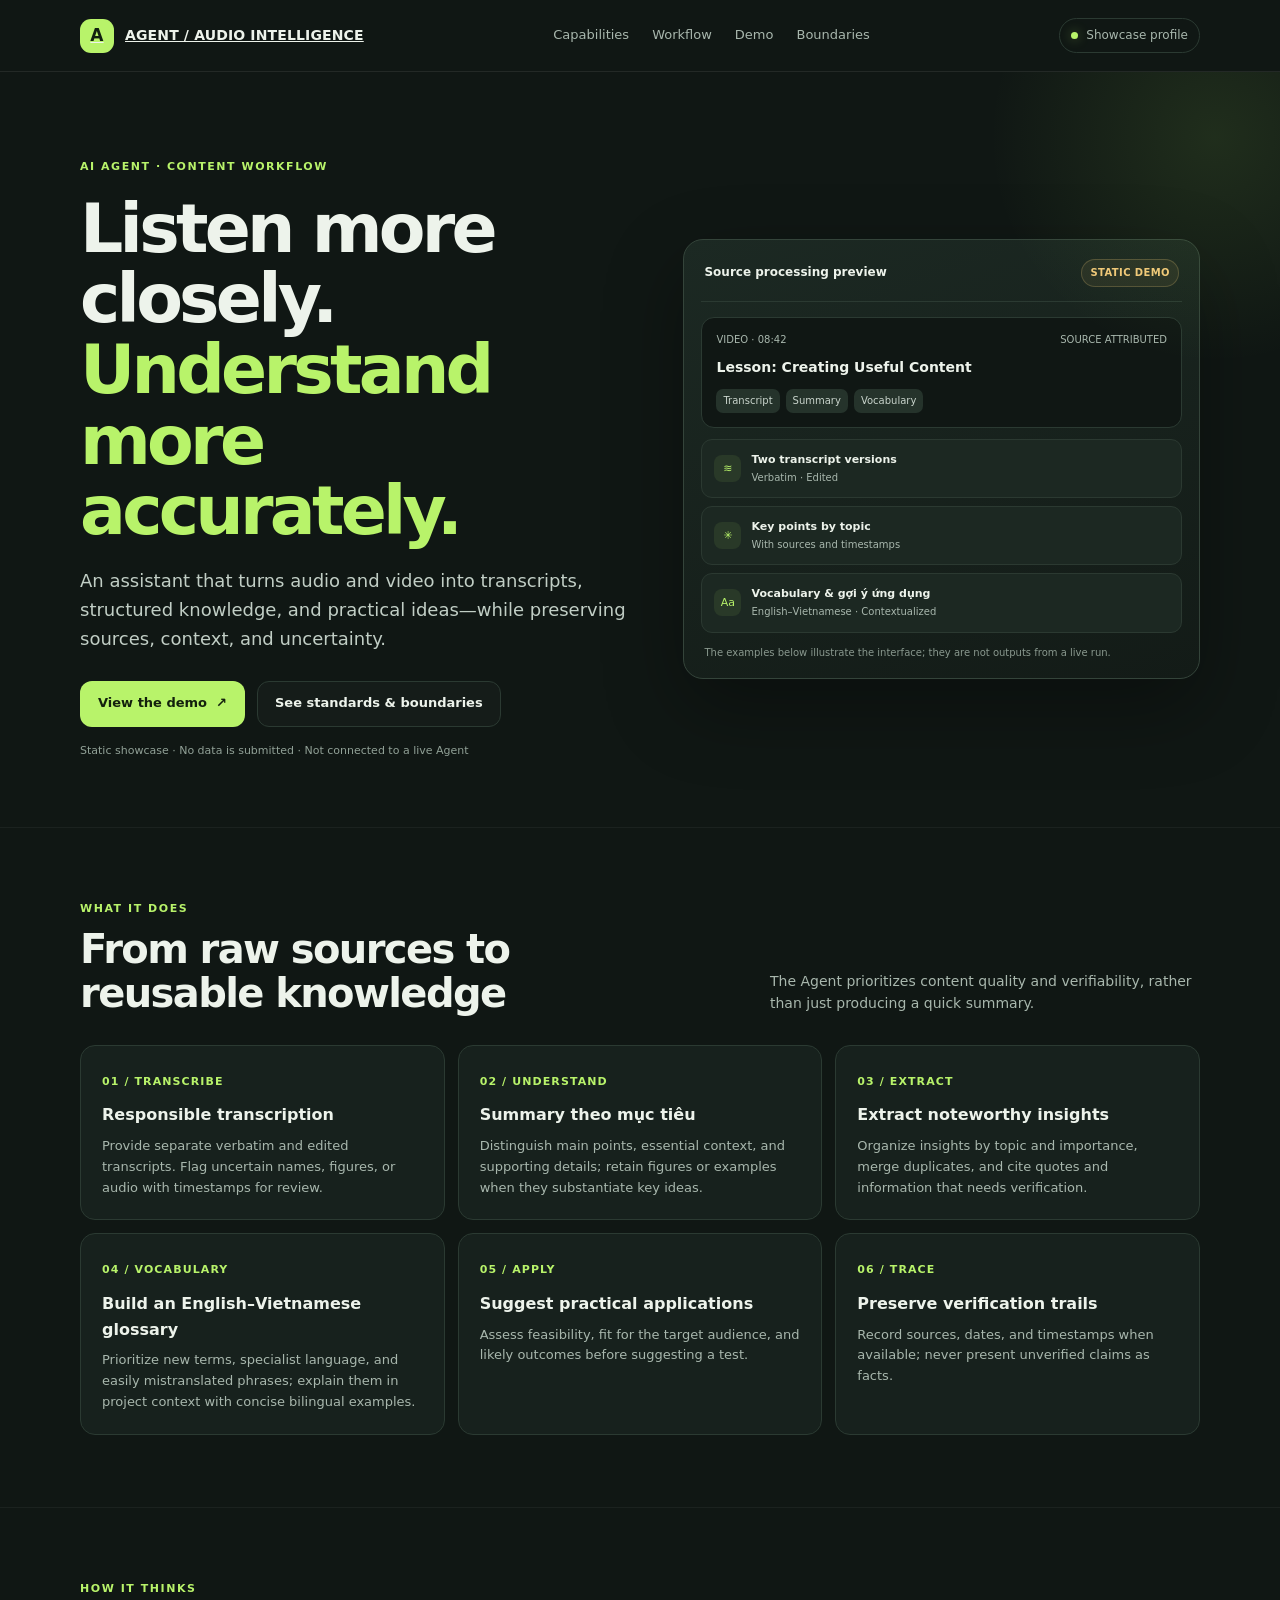
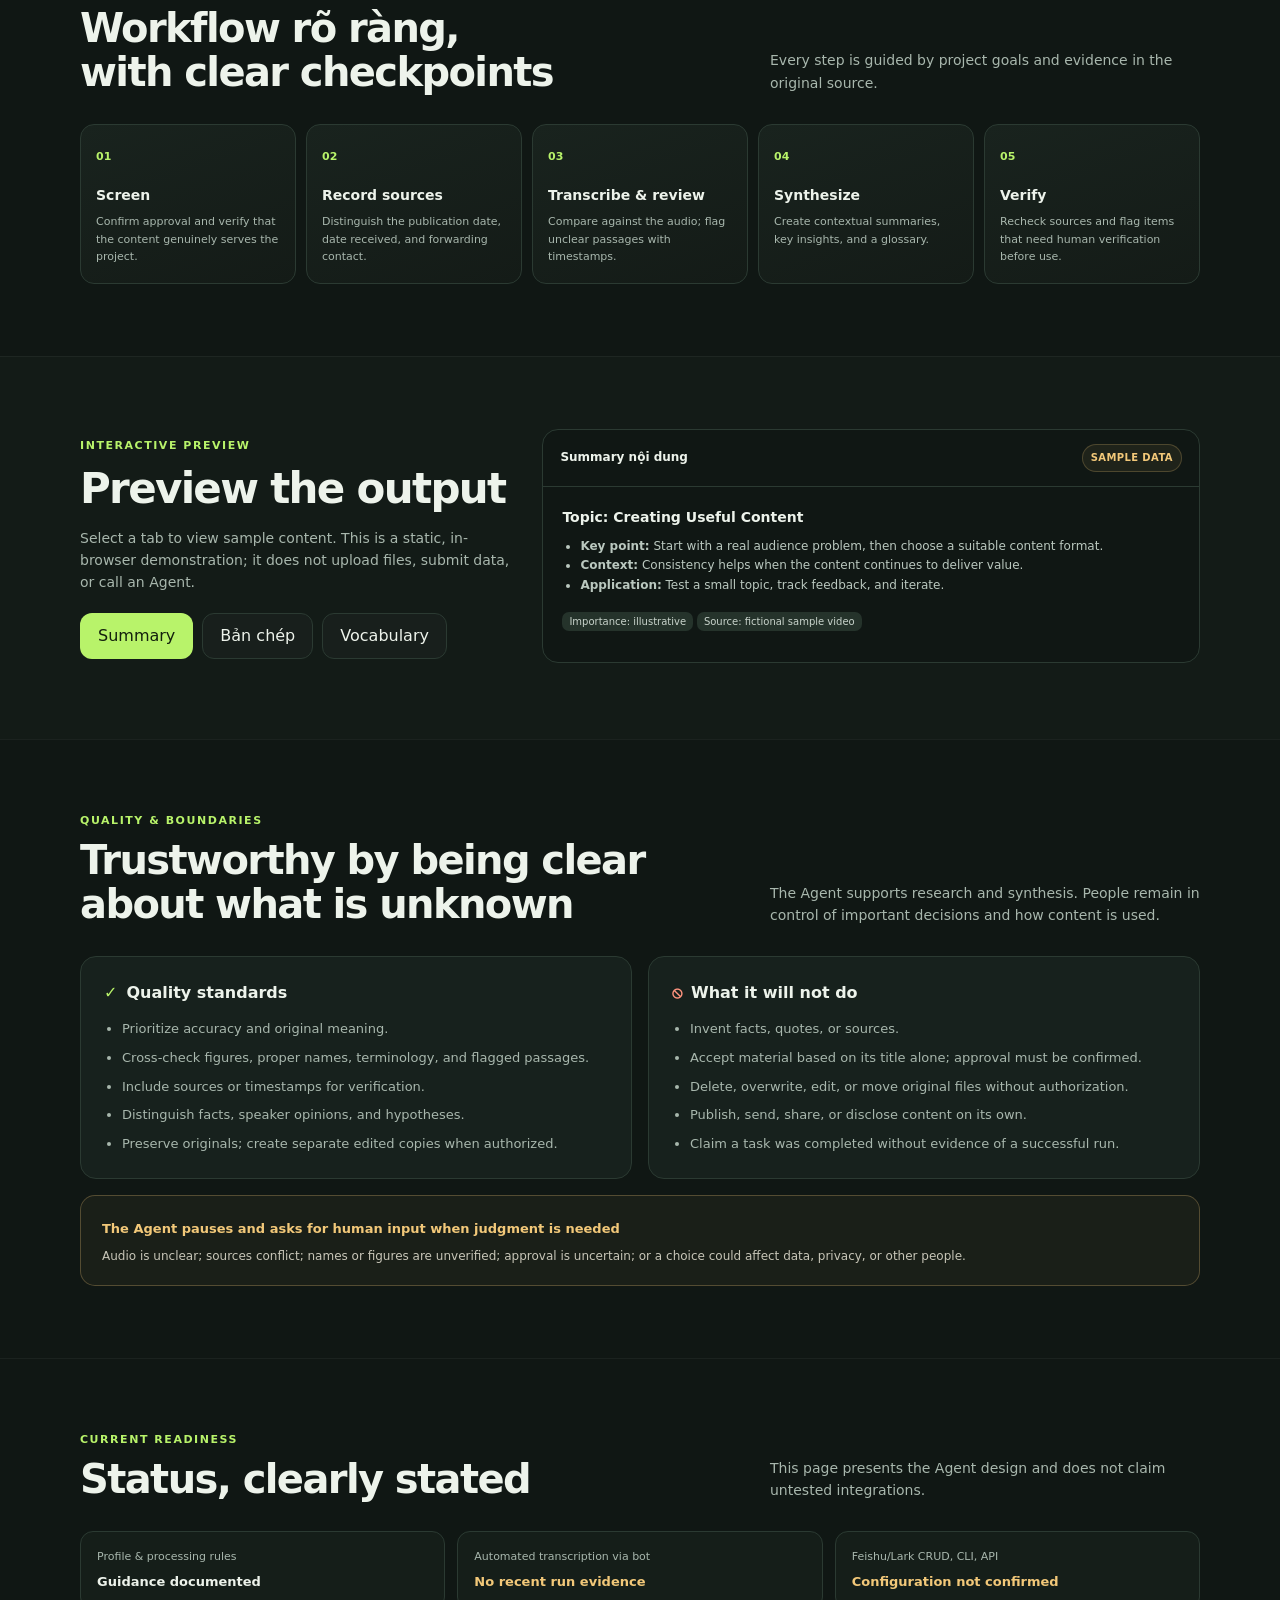
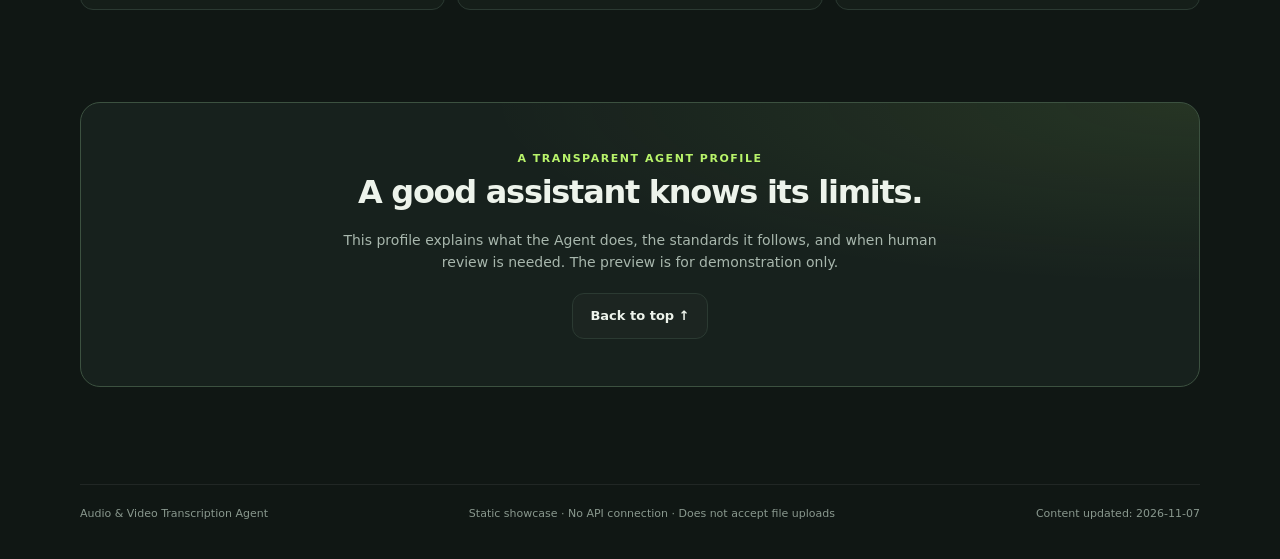
<file: index.html>
<!doctype html>
<html lang="en">
<head>
  <meta charset="utf-8">
  <meta name="viewport" content="width=device-width, initial-scale=1">
  <meta name="theme-color" content="#101714">
  <meta name="description" content="An overview of the Audio & Video Transcription Agent: capabilities, workflow, quality standards, and boundaries.">
  <title>Audio & Video Transcription Agent</title>
  <style>
    :root {
      color-scheme: dark;
      --bg: #101714;
      --panel: #17211d;
      --panel-soft: #1c2923;
      --line: #2b3a32;
      --text: #edf3eb;
      --muted: #a8b7ad;
      --green: #b8f36a;
      --mint: #7ce0bd;
      --amber: #f2c879;
      --coral: #ff947f;
      --max: 1120px;
      font-family: Inter, ui-sans-serif, system-ui, -apple-system, BlinkMacSystemFont, "Segoe UI", sans-serif;
    }
    * { box-sizing: border-box; }
    html { scroll-behavior: smooth; }
    body { margin: 0; background: var(--bg); color: var(--text); line-height: 1.6; }
    a { color: inherit; }
    .wrap { width: min(var(--max), calc(100% - 40px)); margin-inline: auto; }
    .topbar { height: 72px; display: flex; align-items: center; border-bottom: 1px solid rgba(255,255,255,.08); }
    .nav { display:flex; justify-content:space-between; align-items:center; gap:24px; }
    .brand { display:flex; align-items:center; gap:11px; font-size:14px; font-weight:750; letter-spacing:.01em; }
    .brand-mark { width:34px; height:34px; border-radius:11px; display:grid; place-items:center; color:#10200f; background:var(--green); font-size:17px; }
    .navlinks { display:flex; align-items:center; gap:23px; color:var(--muted); font-size:13px; }
    .navlinks a { text-decoration:none; }
    .navlinks a:hover { color:var(--text); }
    .pill { display:inline-flex; align-items:center; gap:8px; padding:7px 11px; border:1px solid var(--line); border-radius:999px; color:var(--muted); font-size:12px; }
    .dot { width:7px; height:7px; border-radius:50%; background:var(--green); box-shadow:0 0 12px #b8f36a66; }
    .hero { padding:86px 0 68px; position:relative; overflow:hidden; }
    .hero:after { content:""; position:absolute; width:470px; height:470px; right:-170px; top:-170px; border-radius:50%; background:radial-gradient(circle, #a7ee601b, transparent 68%); pointer-events:none; }
    .hero-grid { display:grid; grid-template-columns:1.03fr .97fr; gap:55px; align-items:center; }
    .eyebrow { color:var(--green); text-transform:uppercase; letter-spacing:.14em; font-size:11px; font-weight:750; }
    h1 { font-size:clamp(40px, 6vw, 68px); line-height:1.04; letter-spacing:-.055em; margin:18px 0 20px; max-width:690px; }
    .lead { color:#c1cec5; font-size:18px; max-width:620px; margin:0 0 27px; }
    .hero-actions { display:flex; flex-wrap:wrap; gap:12px; align-items:center; }
    .button { display:inline-flex; align-items:center; justify-content:center; gap:9px; min-height:46px; padding:0 17px; border-radius:12px; text-decoration:none; font-weight:720; font-size:13px; border:1px solid transparent; transition:transform .18s ease, background .18s ease; }
    .button:hover { transform:translateY(-2px); }
    .button.primary { color:#13200d; background:var(--green); }
    .button.secondary { color:var(--text); border-color:var(--line); background:#ffffff05; }
    .microcopy { margin-top:15px; color:#91a197; font-size:11px; }
    .showcase { border:1px solid #34443a; background:linear-gradient(160deg,#1c2923,#131b17); border-radius:20px; padding:17px; box-shadow:0 28px 80px #0005; position:relative; }
    .window-head { display:flex; justify-content:space-between; align-items:center; border-bottom:1px solid var(--line); padding:2px 3px 14px; margin-bottom:15px; }
    .window-title { font-size:12px; font-weight:700; }
    .window-dots { display:flex; gap:5px; }
    .window-dots i { width:7px; height:7px; border-radius:50%; background:#516258; }
    .demo-label { color:var(--amber); background:#f2c87912; border:1px solid #f2c87938; border-radius:999px; padding:5px 8px; font-size:10px; font-weight:750; letter-spacing:.04em; }
    .source-card { padding:14px; background:#101714; border:1px solid var(--line); border-radius:13px; }
    .source-meta { display:flex; justify-content:space-between; gap:10px; color:var(--muted); font-size:10px; }
    .source-name { font-size:14px; font-weight:700; margin:8px 0 3px; }
    .source-tags { display:flex; gap:6px; flex-wrap:wrap; margin-top:11px; }
    .tag { font-size:10px; color:#c9d4cc; padding:4px 7px; border-radius:7px; background:#25332b; }
    .output-stack { display:grid; gap:8px; margin-top:11px; }
    .output-row { display:flex; align-items:center; gap:10px; padding:11px 12px; background:#1c2822; border:1px solid #2b3931; border-radius:11px; font-size:11px; }
    .output-icon { display:grid; place-items:center; width:27px; height:27px; border-radius:8px; background:#b8f36a16; color:var(--green); flex:none; }
    .output-row strong { display:block; font-size:11px; }
    .output-row small { color:var(--muted); font-size:10px; }
    .demo-foot { color:#89988e; font-size:10px; padding:12px 3px 0; }
    section { padding:72px 0; border-top:1px solid #ffffff0c; }
    .section-head { display:flex; justify-content:space-between; align-items:end; gap:24px; margin-bottom:30px; }
    .section-head h2 { font-size:clamp(27px,3.6vw,40px); letter-spacing:-.04em; line-height:1.1; margin:9px 0 0; }
    .section-head p { max-width:430px; color:var(--muted); margin:0; font-size:14px; }
    .cap-grid { display:grid; grid-template-columns:repeat(3,1fr); gap:13px; }
    .card { background:var(--panel); border:1px solid var(--line); border-radius:15px; padding:21px; }
    .card .num { color:var(--green); font-size:11px; font-weight:800; letter-spacing:.1em; }
    .card h3 { font-size:16px; margin:10px 0 8px; }
    .card p { margin:0; color:var(--muted); font-size:13px; }
    .workflow { display:grid; grid-template-columns:repeat(5,1fr); gap:10px; counter-reset:step; }
    .step { min-height:150px; position:relative; padding:17px 15px; border:1px solid var(--line); border-radius:14px; background:linear-gradient(160deg,#19231e,#141b17); }
    .step:before { counter-increment:step; content:"0" counter(step); color:var(--green); font-size:11px; font-weight:800; }
    .step h3 { margin:16px 0 7px; font-size:14px; }
    .step p { margin:0; color:var(--muted); font-size:11px; }
    .demo-section { background:#131b17; }
    .demo-layout { display:grid; grid-template-columns:.8fr 1.2fr; gap:24px; align-items:start; }
    .demo-intro { padding:8px 0; }
    .demo-intro h2 { font-size:clamp(28px,4vw,42px); line-height:1.1; letter-spacing:-.04em; margin:12px 0; }
    .demo-intro p { color:var(--muted); font-size:14px; }
    .demo-controls { display:flex; gap:9px; flex-wrap:wrap; margin-top:19px; }
    .demo-controls button { font:inherit; cursor:pointer; }
    .demo-panel { border:1px solid var(--line); background:var(--bg); border-radius:16px; overflow:hidden; }
    .demo-panel-head { display:flex; justify-content:space-between; align-items:center; gap:12px; padding:14px 17px; border-bottom:1px solid var(--line); font-size:12px; }
    .demo-content { padding:19px; }
    .demo-content h3 { margin:0 0 9px; font-size:14px; }
    .demo-content p, .demo-content li { color:#bac8bf; font-size:12px; }
    .demo-content ul { padding-left:18px; margin:8px 0 17px; }
    .transcript { padding:13px; border-left:2px solid var(--green); border-radius:0 9px 9px 0; background:#1b2821; margin:13px 0 17px; font-size:12px; color:#dce7df; }
    .hidden { display:none !important; }
    .principles-grid { display:grid; grid-template-columns:1fr 1fr; gap:16px; }
    .principle { border-radius:16px; padding:23px; border:1px solid var(--line); background:var(--panel); }
    .principle h3 { margin:0 0 13px; font-size:16px; display:flex; gap:9px; align-items:center; }
    .principle ul { padding-left:18px; margin:0; color:var(--muted); font-size:13px; }
    .principle li+li { margin-top:8px; }
    .good h3 span { color:var(--green); }
    .limit h3 span { color:var(--coral); }
    .human { border:1px solid #f2c87944; background:#f2c8790b; border-radius:15px; padding:19px 21px; margin-top:16px; }
    .human strong { color:var(--amber); font-size:13px; }
    .human p { color:#c8c6b8; font-size:12px; margin:6px 0 0; }
    .status-grid { display:grid; grid-template-columns:repeat(3,1fr); gap:12px; }
    .status { padding:16px; border-radius:13px; border:1px solid var(--line); background:#151e19; }
    .status span { display:block; color:var(--muted); font-size:11px; }
    .status strong { display:block; font-size:13px; margin-top:6px; }
    .status .pending { color:var(--amber); }
    .closing { padding:47px; border:1px solid #3c5140; border-radius:20px; background:radial-gradient(ellipse at top right,#b8f36a18,transparent 45%),#17211d; text-align:center; }
    .closing h2 { font-size:32px; letter-spacing:-.04em; margin:0 0 10px; }
    .closing p { color:var(--muted); margin:0 auto 20px; max-width:610px; font-size:14px; }
    footer { padding:25px 0 36px; color:#89988e; font-size:11px; }
    .footer-inner { display:flex; justify-content:space-between; gap:20px; border-top:1px solid #ffffff12; padding-top:20px; }
    .visually-hidden { position:absolute; width:1px; height:1px; padding:0; margin:-1px; overflow:hidden; clip:rect(0,0,0,0); white-space:nowrap; border:0; }
    @media(max-width:850px) { .hero-grid,.demo-layout { grid-template-columns:1fr; gap:34px; } .workflow { grid-template-columns:repeat(3,1fr); } .hero { padding-top:62px; } }
    @media(max-width:620px) { .wrap { width:min(100% - 28px,var(--max)); } .topbar { height:62px; } .navlinks { display:none; } .hero { padding:53px 0 48px; } section { padding:54px 0; } .section-head { display:block; } .section-head p { margin-top:13px; } .cap-grid,.principles-grid,.status-grid { grid-template-columns:1fr; } .workflow { grid-template-columns:1fr 1fr; } .step { min-height:130px; } .closing { padding:31px 18px; } .closing h2 { font-size:27px; } .footer-inner { display:block; } .footer-inner span { display:block; margin-top:5px; } }
    @media(prefers-reduced-motion:reduce) { html { scroll-behavior:auto; } *,*::before,*::after { transition:none !important; } }
  </style>
</head>
<body>
  <header class="topbar">
    <div class="wrap nav">
      <a class="brand" href="#top" aria-label="Transcription Agent, home"><span class="brand-mark" aria-hidden="true">A</span><span>AGENT / AUDIO INTELLIGENCE</span></a>
      <nav class="navlinks" aria-label="Điều hướng chính">
        <a href="#nang-luc">Capabilities</a><a href="#quy-trinh">Workflow</a><a href="#demo">Demo</a><a href="#ranh-gioi">Boundaries</a>
      </nav>
      <span class="pill"><i class="dot" aria-hidden="true"></i> Showcase profile</span>
    </div>
  </header>

  <main id="top">
    <section class="hero" style="border:0">
      <div class="wrap hero-grid">
        <div>
          <div class="eyebrow">AI AGENT · CONTENT WORKFLOW</div>
          <h1>Listen more closely.<br><span style="color:var(--green)">Understand more accurately.</span></h1>
          <p class="lead">An assistant that turns audio and video into transcripts, structured knowledge, and practical ideas—while preserving sources, context, and uncertainty.</p>
          <div class="hero-actions">
            <a class="button primary" href="#demo">View the demo <span aria-hidden="true">↗</span></a>
            <a class="button secondary" href="#ranh-gioi">See standards & boundaries</a>
          </div>
          <div class="microcopy">Static showcase · No data is submitted · Not connected to a live Agent</div>
        </div>
        <div class="showcase" aria-label="Preview of simulated outputs">
          <div class="window-head"><div class="window-title">Source processing preview</div><span class="demo-label">STATIC DEMO</span></div>
          <div class="source-card">
            <div class="source-meta"><span>VIDEO · 08:42</span><span>SOURCE ATTRIBUTED</span></div>
            <div class="source-name">Lesson: Creating Useful Content</div>
            <div class="source-tags"><span class="tag">Transcript</span><span class="tag">Summary</span><span class="tag">Vocabulary</span></div>
          </div>
          <div class="output-stack">
            <div class="output-row"><span class="output-icon">≋</span><div><strong>Two transcript versions</strong><small>Verbatim · Edited</small></div></div>
            <div class="output-row"><span class="output-icon">✳</span><div><strong>Key points by topic</strong><small>With sources and timestamps</small></div></div>
            <div class="output-row"><span class="output-icon">Aa</span><div><strong>Vocabulary & gợi ý ứng dụng</strong><small>English–Vietnamese · Contextualized</small></div></div>
          </div>
          <div class="demo-foot">The examples below illustrate the interface; they are not outputs from a live run.</div>
        </div>
      </div>
    </section>

    <section id="nang-luc">
      <div class="wrap">
        <div class="section-head"><div><div class="eyebrow">WHAT IT DOES</div><h2>From raw sources to<br>reusable knowledge</h2></div><p>The Agent prioritizes content quality and verifiability, rather than just producing a quick summary.</p></div>
        <div class="cap-grid">
          <article class="card"><span class="num">01 / TRANSCRIBE</span><h3>Responsible transcription</h3><p>Provide separate verbatim and edited transcripts. Flag uncertain names, figures, or audio with timestamps for review.</p></article>
          <article class="card"><span class="num">02 / UNDERSTAND</span><h3>Summary theo mục tiêu</h3><p>Distinguish main points, essential context, and supporting details; retain figures or examples when they substantiate key ideas.</p></article>
          <article class="card"><span class="num">03 / EXTRACT</span><h3>Extract noteworthy insights</h3><p>Organize insights by topic and importance, merge duplicates, and cite quotes and information that needs verification.</p></article>
          <article class="card"><span class="num">04 / VOCABULARY</span><h3>Build an English–Vietnamese glossary</h3><p>Prioritize new terms, specialist language, and easily mistranslated phrases; explain them in project context with concise bilingual examples.</p></article>
          <article class="card"><span class="num">05 / APPLY</span><h3>Suggest practical applications</h3><p>Assess feasibility, fit for the target audience, and likely outcomes before suggesting a test.</p></article>
          <article class="card"><span class="num">06 / TRACE</span><h3>Preserve verification trails</h3><p>Record sources, dates, and timestamps when available; never present unverified claims as facts.</p></article>
        </div>
      </div>
    </section>

    <section id="quy-trinh">
      <div class="wrap">
        <div class="section-head"><div><div class="eyebrow">HOW IT THINKS</div><h2>Workflow rõ ràng,<br>with clear checkpoints</h2></div><p>Every step is guided by project goals and evidence in the original source.</p></div>
        <div class="workflow">
          <article class="step"><h3>Screen</h3><p>Confirm approval and verify that the content genuinely serves the project.</p></article>
          <article class="step"><h3>Record sources</h3><p>Distinguish the publication date, date received, and forwarding contact.</p></article>
          <article class="step"><h3>Transcribe & review</h3><p>Compare against the audio; flag unclear passages with timestamps.</p></article>
          <article class="step"><h3>Synthesize</h3><p>Create contextual summaries, key insights, and a glossary.</p></article>
          <article class="step"><h3>Verify</h3><p>Recheck sources and flag items that need human verification before use.</p></article>
        </div>
      </div>
    </section>

    <section class="demo-section" id="demo">
      <div class="wrap demo-layout">
        <div class="demo-intro">
          <div class="eyebrow">INTERACTIVE PREVIEW</div>
          <h2>Preview the output</h2>
          <p>Select a tab to view sample content. This is a static, in-browser demonstration; it does not upload files, submit data, or call an Agent.</p>
          <div class="demo-controls" role="group" aria-label="Choose a demo output">
            <button class="button primary" type="button" data-view="summary" aria-pressed="true">Summary</button>
            <button class="button secondary" type="button" data-view="transcript" aria-pressed="false">Bản chép</button>
            <button class="button secondary" type="button" data-view="vocab" aria-pressed="false">Vocabulary</button>
          </div>
        </div>
        <div class="demo-panel" aria-live="polite">
          <div class="demo-panel-head"><strong id="demo-title">Summary nội dung</strong><span class="demo-label">SAMPLE DATA</span></div>
          <div class="demo-content" id="view-summary">
            <h3>Topic: Creating Useful Content</h3>
            <ul><li><strong>Key point:</strong> Start with a real audience problem, then choose a suitable content format.</li><li><strong>Context:</strong> Consistency helps when the content continues to deliver value.</li><li><strong>Application:</strong> Test a small topic, track feedback, and iterate.</li></ul>
            <p><span class="tag">Importance: illustrative</span> <span class="tag">Source: fictional sample video</span></p>
          </div>
          <div class="demo-content hidden" id="view-transcript">
            <h3>Edited transcript · sample excerpt</h3>
            <div class="transcript">[00:00:18] When creating content, start with a problem your audience needs to solve. Then choose a format that helps them understand and apply the ideas.</div>
            <p>This fictional sentence demonstrates timestamp formatting. A real transcript must be checked against the original audio.</p>
          </div>
          <div class="demo-content hidden" id="view-vocab">
            <h3>Glossary · sample entry</h3>
            <ul><li><strong>pain point</strong> — a customer problem or pain point.<br><span style="color:var(--muted)">Example: Identify the learner’s pain point. → Identify the learner’s problem.</span></li><li><strong>engagement</strong> — engagement; choose the meaning that fits the context.</li></ul>
            <p>These entries illustrate the format; they are not drawn from project sources.</p>
          </div>
        </div>
      </div>
    </section>

    <section id="ranh-gioi">
      <div class="wrap">
        <div class="section-head"><div><div class="eyebrow">QUALITY & BOUNDARIES</div><h2>Trustworthy by being clear<br>about what is unknown</h2></div><p>The Agent supports research and synthesis. People remain in control of important decisions and how content is used.</p></div>
        <div class="principles-grid">
          <article class="principle good"><h3><span aria-hidden="true">✓</span> Quality standards</h3><ul><li>Prioritize accuracy and original meaning.</li><li>Cross-check figures, proper names, terminology, and flagged passages.</li><li>Include sources or timestamps for verification.</li><li>Distinguish facts, speaker opinions, and hypotheses.</li><li>Preserve originals; create separate edited copies when authorized.</li></ul></article>
          <article class="principle limit"><h3><span aria-hidden="true">⦸</span> What it will not do</h3><ul><li>Invent facts, quotes, or sources.</li><li>Accept material based on its title alone; approval must be confirmed.</li><li>Delete, overwrite, edit, or move original files without authorization.</li><li>Publish, send, share, or disclose content on its own.</li><li>Claim a task was completed without evidence of a successful run.</li></ul></article>
        </div>
        <div class="human"><strong>The Agent pauses and asks for human input when judgment is needed</strong><p>Audio is unclear; sources conflict; names or figures are unverified; approval is uncertain; or a choice could affect data, privacy, or other people.</p></div>
      </div>
    </section>

    <section>
      <div class="wrap">
        <div class="section-head"><div><div class="eyebrow">CURRENT READINESS</div><h2>Status, clearly stated</h2></div><p>This page presents the Agent design and does not claim untested integrations.</p></div>
        <div class="status-grid">
          <div class="status"><span>Profile & processing rules</span><strong>Guidance documented</strong></div>
          <div class="status"><span>Automated transcription via bot</span><strong class="pending">No recent run evidence</strong></div>
          <div class="status"><span>Feishu/Lark CRUD, CLI, API</span><strong class="pending">Configuration not confirmed</strong></div>
        </div>
      </div>
    </section>

    <section style="border:0;padding-top:20px">
      <div class="wrap closing">
        <div class="eyebrow">A TRANSPARENT AGENT PROFILE</div>
        <h2>A good assistant knows its limits.</h2>
        <p>This profile explains what the Agent does, the standards it follows, and when human review is needed. The preview is for demonstration only.</p>
        <a href="#top" class="button secondary">Back to top ↑</a>
      </div>
    </section>
  </main>
  <footer><div class="wrap footer-inner"><span>Audio & Video Transcription Agent</span><span>Static showcase · No API connection · Does not accept file uploads</span><span>Content updated: 2026-11-07</span></div></footer>
  <script>
    const buttons = [...document.querySelectorAll('[data-view]')];
    const titleMap = { summary: 'Summary nội dung', transcript: 'Transcript', vocab: 'English–Vietnamese glossary' };
    buttons.forEach((button) => button.addEventListener('click', () => {
      const view = button.dataset.view;
      buttons.forEach((item) => {
        const active = item === button;
        item.setAttribute('aria-pressed', String(active));
        item.classList.toggle('primary', active);
        item.classList.toggle('secondary', !active);
      });
      document.querySelectorAll('[id^="view-"]').forEach((panel) => panel.classList.toggle('hidden', panel.id !== `view-${view}`));
      document.getElementById('demo-title').textContent = titleMap[view];
    }));
  </script>
</body>
</html>
</file>
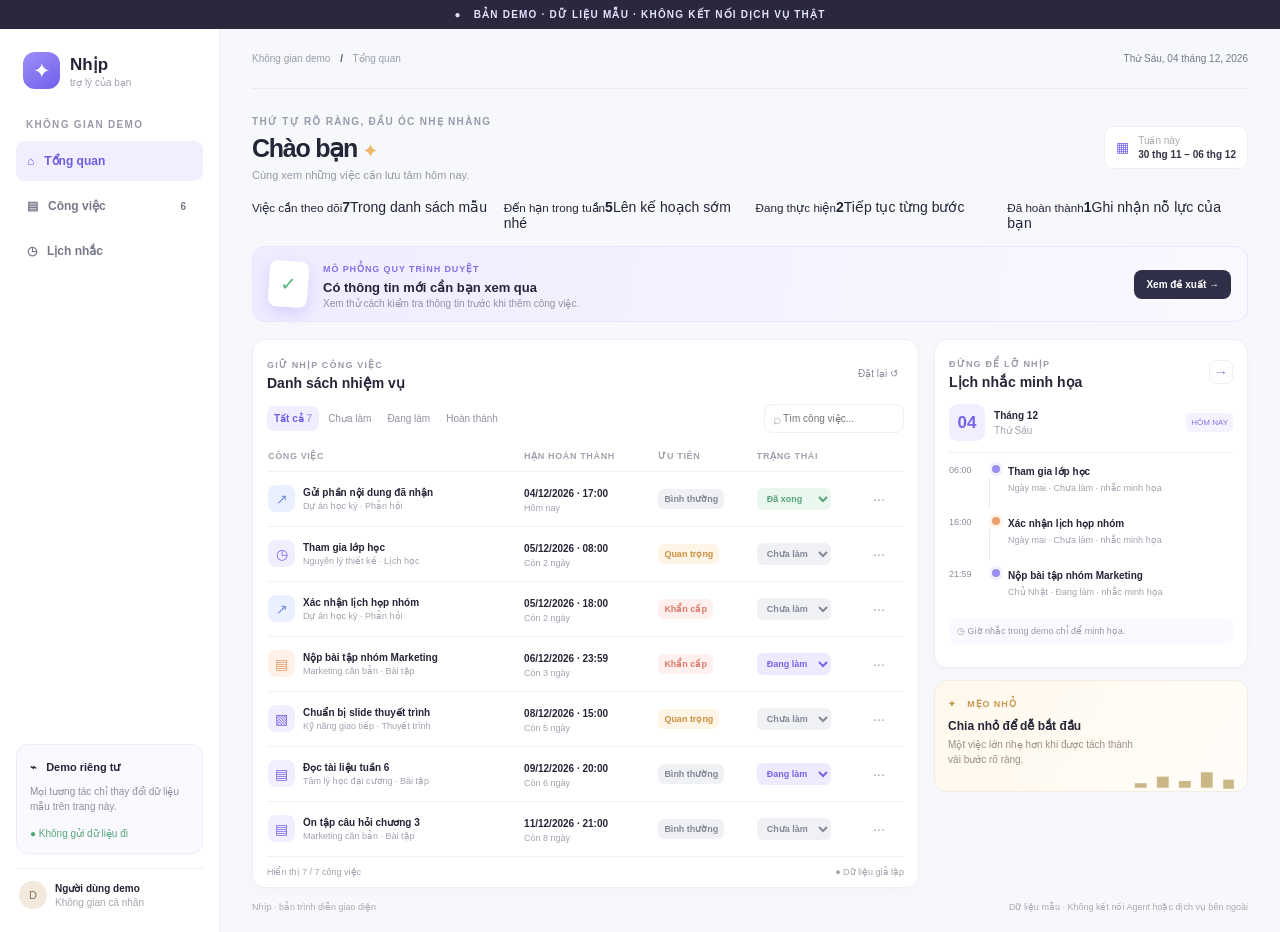
<file: task-reminder-demo/index.html>
<!doctype html><html lang="vi"><head><meta charset="utf-8"><meta name="viewport" content="width=device-width,initial-scale=1"><meta http-equiv="Content-Security-Policy" content="default-src 'self'; style-src 'self'; script-src 'self'; connect-src 'none'; img-src 'self' data:; object-src 'none'; base-uri 'self'; form-action 'none'"><meta name="description" content="Demo tĩnh, dùng dữ liệu mẫu, không kết nối Agent hay dịch vụ bên ngoài."><meta name="theme-color" content="#f6f7fb"><title>Nhịp — Trợ lý công việc</title><link rel="stylesheet" href="styles.css?v=demo2"><script defer src="app.js"></script></head><body>
<div class="ribbon">● &nbsp; BẢN DEMO · DỮ LIỆU MẪU · KHÔNG KẾT NỐI DỊCH VỤ THẬT</div><div class="layout"><aside class="side"><a class="brand" href="#"><i>✦</i><span><b>Nhịp</b><small>trợ lý của bạn</small></span></a><label>KHÔNG GIAN DEMO</label><nav><a class="on" href="#overview">⌂ <span>Tổng quan</span></a><a href="#tasks">▤ <span>Công việc</span><em id="open-count">0</em></a><a href="#reminders">◷ <span>Lịch nhắc</span></a></nav><div class="grow"></div><div class="privacy"><b>⌁ &nbsp; Demo riêng tư</b><p>Mọi tương tác chỉ thay đổi dữ liệu mẫu trên trang này.</p><small>● Không gửi dữ liệu đi</small></div><div class="user"><i>D</i><span><b>Người dùng demo</b><small>Không gian cá nhân</small></span></div></aside>
<main id="overview"><header><span>Không gian demo <b>/</b> Tổng quan</span><time id="today"></time></header><section class="welcome"><div><small>THỨ TỰ RÕ RÀNG, ĐẦU ÓC NHẸ NHÀNG</small><h1>Chào bạn <i>✦</i></h1><p>Cùng xem những việc cần lưu tâm hôm nay.</p></div><div class="week">▦ <span>Tuần này<b id="week"></b></span></div></section>
<section class="stats"><article><small>Việc cần theo dõi</small><b id="total">0</b><span>Trong danh sách mẫu</span></article><article><small>Đến hạn trong tuần</small><b id="due-count">0</b><span>Lên kế hoạch sớm nhé</span></article><article><small>Đang thực hiện</small><b id="doing-count">0</b><span>Tiếp tục từng bước</span></article><article><small>Đã hoàn thành</small><b id="done-count">0</b><span>Ghi nhận nỗ lực của bạn</span></article></section>
<section class="approval"><div class="sheet">✓</div><div><small>MÔ PHỎNG QUY TRÌNH DUYỆT</small><h2>Có thông tin mới cần bạn xem qua</h2><p>Xem thử cách kiểm tra thông tin trước khi thêm công việc.</p></div><button id="review">Xem đề xuất →</button></section>
<div class="columns"><section class="card tasks" id="tasks"><div class="title"><div><small>GIỮ NHỊP CÔNG VIỆC</small><h2>Danh sách nhiệm vụ</h2></div><button class="plain" id="reset">Đặt lại ↺</button></div><div class="tools"><div class="filters"><button class="active" data-filter="all">Tất cả <i id="all-count">0</i></button><button data-filter="todo">Chưa làm</button><button data-filter="doing">Đang làm</button><button data-filter="done">Hoàn thành</button></div><label class="search">⌕ <input id="search" placeholder="Tìm công việc..." type="search" aria-label="Tìm công việc"></label></div><div class="scroll"><table><thead><tr><th>CÔNG VIỆC</th><th>HẠN HOÀN THÀNH</th><th>ƯU TIÊN</th><th>TRẠNG THÁI</th><th></th></tr></thead><tbody id="rows"></tbody></table></div><p class="empty" id="empty" hidden>Không tìm thấy công việc phù hợp.</p><footer><span id="shown"></span><span>● Dữ liệu giả lập</span></footer></section>
<aside class="right"><section class="card reminders" id="reminders"><div class="title"><div><small>ĐỪNG ĐỂ LỠ NHỊP</small><h2>Lịch nhắc minh họa</h2></div><i>→</i></div><div class="date"><b id="day"></b><span><strong id="month"></strong><small id="weekday"></small></span><em>HÔM NAY</em></div><div id="reminder-items"></div><p class="note">◷ Giờ nhắc trong demo chỉ để minh họa.</p></section><section class="tip"><small>✦ &nbsp; MẸO NHỎ</small><h3>Chia nhỏ để dễ bắt đầu</h3><p>Một việc lớn nhẹ hơn khi được tách thành vài bước rõ ràng.</p><div>▂ ▅ ▃ ▇ ▄</div></section></aside></div><footer class="bottom"><span>Nhịp · bản trình diễn giao diện</span><span>Dữ liệu mẫu · Không kết nối Agent hoặc dịch vụ bên ngoài</span></footer></main></div>
<dialog id="details"><button class="close" data-close>×</button><div id="detail-body"></div></dialog><dialog id="proposal"><button class="close" data-close>×</button><small class="kicker">MÔ PHỎNG · CHƯA GHI DỮ LIỆU</small><h2>Đề xuất công việc mới</h2><p class="muted">Ví dụ minh họa cách xem xét thông tin trước khi lưu.</p><div class="proposal"><span class="priority urgent">Khẩn cấp</span><span class="source">Nhóm lớp · mẫu</span><h3>Nộp bài tập nhóm Marketing</h3><p>Hoàn thiện báo cáo PDF theo yêu cầu môn học.</p><dl><div><dt>Môn học</dt><dd>Marketing căn bản</dd></div><div><dt>Hạn</dt><dd id="proposal-date"></dd></div><div><dt>Trạng thái</dt><dd>Chưa làm</dd></div><div><dt>Lịch nhắc mẫu</dt><dd>08:00 · trước hạn 2 giờ</dd></div></dl></div><div class="actions"><button class="secondary" data-close>Để sau</button><button class="primary" id="accept">Thêm vào demo ✓</button></div><small class="fine">Chỉ thay đổi dữ liệu trong phiên này; tải lại trang sẽ khôi phục dữ liệu ban đầu.</small></dialog><div class="toast" id="toast" role="status" aria-live="polite"></div></body></html>
</file>
<file: task-reminder-demo/styles.css>
:root{font-family:Inter,"Segoe UI",Arial,sans-serif;color:#252538;background:#f7f8fc;--muted:#9293a3;--line:#eeeef4;--violet:#7868ed}*{box-sizing:border-box}body{margin:0;font-size:14px}.ribbon{height:29px;background:#29283d;color:#e4e1ff;display:grid;place-items:center;font-size:10px;font-weight:800;letter-spacing:.12em}.layout{display:flex;min-height:calc(100vh - 29px)}.side{width:220px;flex:none;background:#fff;border-right:1px solid var(--line);padding:23px 16px;display:flex;flex-direction:column}.brand{display:flex;align-items:center;gap:10px;text-decoration:none;color:inherit;padding:0 7px 30px}.brand i{font-style:normal;width:37px;height:37px;display:grid;place-items:center;color:white;border-radius:12px;background:linear-gradient(145deg,#9c8efa,#7060ea);font-size:21px}.brand b,.brand small,.user b,.user small{display:block}.brand b{font-size:17px}.brand small{font-size:10px;color:#a2a2b0;margin-top:2px}.side label,.welcome small,.title small{font-size:10px;font-weight:800;letter-spacing:.13em;color:#999aaa}.side label{padding:0 10px 11px}.side nav{display:grid;gap:5px}.side nav a{height:40px;padding:0 11px;display:flex;align-items:center;gap:10px;border-radius:9px;text-decoration:none;color:#77798b;font-size:12px;font-weight:600}.side nav a.on,.side nav a:hover{color:#6c5de3;background:#f0eeff}.side nav a em{font-style:normal;margin-left:auto;font-size:10px;background:#fff;border-radius:5px;padding:3px 6px}.grow{flex:1;min-height:45px}.privacy{padding:13px;border:1px solid #eeecfb;background:#faf9ff;border-radius:12px;margin-bottom:14px}.privacy b{font-size:11px}.privacy p{font-size:10px;line-height:1.5;color:#8e8fa0}.privacy small{font-size:10px;color:#55a67c}.user{display:flex;align-items:center;gap:8px;border-top:1px solid var(--line);padding:12px 3px 0}.user i,.avatar{font-style:normal;width:28px;height:28px;border-radius:50%;background:#f3e9dc;color:#927451;display:grid;place-items:center;font-size:11px}.user b{font-size:10px}.user small{font-size:10px;color:#a5a5b0;margin-top:3px}main{width:min(1500px,100%);margin:auto;padding:0 32px 20px}header{height:60px;border-bottom:1px solid #ebecf2;display:flex;align-items:center;justify-content:space-between;color:#9b9caa;font-size:10px}header b{color:#55576a;padding:0 7px}header time{color:#77798b}.welcome{display:flex;align-items:center;justify-content:space-between;padding:23px 0 17px}.welcome h1{font-size:25px;letter-spacing:-.05em;margin:6px 0}.welcome h1 i{font-style:normal;color:#ebb668;font-size:17px}.welcome p{margin:0;color:#9697a6;font-size:11px}.week{display:flex;gap:9px;align-items:center;background:#fff;border:1px solid var(--line);border-radius:9px;padding:8px 11px;color:var(--violet)}.week span{font-size:10px;color:#aaa}.week b{display:block;color:#343447;margin-top:3px}.stats{display:grid;grid-template-columns:repeat(4,1fr);gap:11px}.stat{background:#fff;border:1px solid var(--line);border-radius:12px;padding:13px 15px;min-height:94px}.stat.purple{background:linear-gradient(130deg,#f5f3ff,#fff);border-color:#eae7ff}.stat small{display:block;color:#77798b;font-size:10px}.stat>b{display:block;font-size:24px;letter-spacing:-.05em;margin:4px 0}.stat span{font-size:10px;color:#9d9eaa}.approval{display:flex;align-items:center;gap:15px;padding:12px 16px;margin:15px 0 17px;border:1px solid #e9e6ff;border-radius:13px;background:linear-gradient(100deg,#eeecff,#faf9ff)}.sheet{width:39px;height:46px;flex:none;background:#fff;border-radius:8px;box-shadow:0 6px 15px #7868ed33;display:grid;place-items:center;color:#55b27c;font-size:19px;transform:rotate(4deg)}.approval div:nth-child(2){flex:1}.approval small{color:#8172e9;font-size:9px;font-weight:800;letter-spacing:.1em}.approval h2{font-size:13px;margin:5px 0 3px}.approval p{font-size:10px;color:#9293a3;margin:0}.approval button,.primary{background:#302f48;color:white;border:0;border-radius:8px;padding:9px 12px;font-size:10px;font-weight:700;cursor:pointer;white-space:nowrap}.columns{display:grid;grid-template-columns:minmax(0,1.7fr) minmax(225px,.8fr);gap:15px;align-items:start}.card{background:#fff;border:1px solid var(--line);border-radius:13px;box-shadow:0 3px 12px #28274405}.tasks{padding:15px 14px 0;min-width:0}.title{display:flex;align-items:center;justify-content:space-between;gap:8px}.title h2{font-size:14px;margin:4px 0 0}.title small{font-size:9px}.plain{border:0;background:none;color:#898a99;font-size:10px;cursor:pointer}.tools{display:flex;justify-content:space-between;align-items:center;gap:8px;margin:13px 0 8px}.filters{display:flex;gap:2px;overflow:auto;scrollbar-width:none}.filters button{border:0;background:none;color:#9293a1;border-radius:7px;padding:7px;font-size:10px;white-space:nowrap;cursor:pointer}.filters button.active{background:#f0eeff;color:#6f60e5;font-weight:700}.filters i{font-style:normal;color:#aaa4df}.search{height:29px;width:140px;flex:none;border:1px solid var(--line);border-radius:8px;display:flex;align-items:center;padding:0 8px;color:#aaa}.search input{width:100%;border:0;outline:0;font-size:10px}.scroll{overflow-x:auto}table{width:100%;min-width:490px;border-collapse:collapse;text-align:left}th{height:30px;border-bottom:1px solid #f0f0f5;color:#a1a2ae;font-size:9px;letter-spacing:.07em}td{height:55px;border-bottom:1px solid #f1f1f5}tr:last-child td{border:0}.task{display:flex;align-items:center;gap:8px;min-width:175px}.task-icon{width:27px;height:27px;flex:none;border-radius:8px;background:#f0eeff;color:#7868ed;display:grid;place-items:center}.task-icon.warm{background:#fff1e7;color:#e69c68}.task-icon.cool{background:#eaf0ff;color:#7492dc}.task b{display:block;font-size:10px;max-width:180px;white-space:nowrap;overflow:hidden;text-overflow:ellipsis}.task small,.due small{display:block;color:#a1a2af;font-size:9px;margin-top:3px}.due b{font-size:10px;white-space:nowrap}.priority,.status{display:inline-flex;border:0;border-radius:6px;padding:5px 6px;font-size:9px;font-weight:700;white-space:nowrap}.urgent{background:#fff0ed;color:#dc796c}.important{background:#fff5e6;color:#cc9144}.regular,.todo{background:#f0f1f5;color:#858797}.doing{background:#eeebff;color:#7565e8}.done{background:#e9f7ef;color:#56a477}.status{cursor:pointer}.more{border:0;background:none;color:#aaa;font-size:15px;cursor:pointer}.tasks footer{display:flex;justify-content:space-between;gap:6px;border-top:1px solid #f0f0f4;padding:10px 0;color:#a0a1ad;font-size:9px}.empty{text-align:center;padding:23px;color:#999;font-size:10px}.right{display:grid;gap:12px}.reminders{padding:14px}.title>i{font-style:normal;width:24px;height:24px;border:1px solid var(--line);border-radius:7px;display:grid;place-items:center;color:#8c81d8}.date{display:flex;align-items:center;gap:9px;padding:14px 0 11px;border-bottom:1px solid #f0f0f4}.date>b{width:36px;height:37px;border-radius:9px;background:#f0eeff;color:#7565e8;display:grid;place-items:center;font-size:17px}.date strong,.date small{display:block}.date strong{font-size:10px}.date small{font-size:10px;color:#a3a3af;margin-top:4px}.date em{font-style:normal;margin-left:auto;color:#8474e9;background:#f4f2ff;border-radius:5px;padding:5px;font-size:8px}.reminder{position:relative;display:grid;grid-template-columns:36px 9px 1fr;gap:7px;padding:12px 0;min-height:50px}.reminder:not(:last-child):after{content:"";position:absolute;left:40px;top:24px;bottom:-3px;width:1px;background:#e8e6f7}.reminder time{font-size:9px;color:#8b8c9c}.dot{z-index:1;width:8px;height:8px;border-radius:50%;background:#9b8ff0;box-shadow:0 0 0 3px #f2f0ff}.dot.warm{background:#eda06d;box-shadow:0 0 0 3px #fff3e9}.reminder b{display:block;font-size:10px;line-height:1.4}.reminder small{display:block;color:#a2a3ae;font-size:9px;margin-top:4px}.note{padding:8px;border-radius:8px;background:#faf9ff;color:#9999a8;font-size:9px}.tip{position:relative;overflow:hidden;padding:13px;border:1px solid #f4eddf;border-radius:13px;background:linear-gradient(120deg,#fff8ec,#fffdf9);min-height:112px}.tip small{color:#c49a53;font-size:9px;font-weight:800;letter-spacing:.1em}.tip h3{font-size:12px;margin:9px 0 4px}.tip p{max-width:185px;color:#999080;font-size:10px;line-height:1.5;margin:0}.tip div{position:absolute;right:10px;bottom:3px;color:#c9b785;letter-spacing:3px;font-size:15px}.bottom{display:flex;justify-content:space-between;gap:8px;margin-top:14px;color:#aaaab6;font-size:9px}.modal{width:min(420px,calc(100% - 28px));padding:22px;border:0;border-radius:15px;box-shadow:0 20px 70px #25243d55;color:#29283b}.modal::backdrop{background:#22223877;backdrop-filter:blur(3px)}.close{position:absolute;right:11px;top:10px;border:0;border-radius:7px;width:25px;height:25px;background:#f5f5f8;color:#777;font-size:17px;cursor:pointer}.modal h2{font-size:17px;margin:9px 25px 5px 0}.modal p{font-size:10px;color:#9293a1;line-height:1.5}.kicker{font-size:9px;color:#7e6ce9;font-weight:800;letter-spacing:.12em}.proposal{padding:13px;border:1px solid var(--line);border-radius:10px;background:#fbfaff;margin-top:13px}.source{float:right;background:#f0eff5;border-radius:5px;padding:5px;color:#858593;font-size:9px}.proposal h3{font-size:12px;margin:12px 0 4px}.proposal dl{display:grid;grid-template-columns:1fr 1fr;gap:10px;border-top:1px solid var(--line);padding-top:11px;margin:11px 0 0}.proposal dt{font-size:9px;color:#9c9daa}.proposal dd{font-size:10px;font-weight:650;margin:4px 0 0}.actions{display:flex;justify-content:flex-end;gap:7px;margin-top:14px}.secondary{border:1px solid var(--line);border-radius:8px;background:#fff;padding:8px 11px;color:#737486;font-size:10px;cursor:pointer}.primary{background:var(--violet)}.fine{display:block;color:#a3a3b0;font-size:9px;line-height:1.5;margin-top:9px}.toast{position:fixed;left:50%;bottom:20px;transform:translate(-50%,12px);opacity:0;pointer-events:none;background:#29283d;color:#fff;padding:9px 13px;border-radius:9px;font-size:10px;transition:.2s}.toast.show{opacity:1;transform:translate(-50%,0)}
@media(max-width:1000px){.side{width:190px;padding-left:12px;padding-right:12px}main{padding-left:19px;padding-right:19px}.columns{grid-template-columns:minmax(0,1.35fr) minmax(215px,.8fr)}.tools{flex-wrap:wrap}.filters{max-width:100%}}
@media(max-width:750px){.side{width:60px;padding:14px 7px}.brand{padding:0 4px 21px}.brand>span:last-child,.side label,.privacy,.user>span:last-child{display:none}.side nav a{justify-content:center;padding:0;font-size:0}.side nav a em{display:none}.user{justify-content:center}.columns{grid-template-columns:1fr}.right{grid-template-columns:1.2fr 1fr}.stats{grid-template-columns:repeat(2,1fr)}}
@media(max-width:540px){.ribbon{height:26px;font-size:8px;letter-spacing:.06em}.side{position:fixed;z-index:4;left:0;right:0;bottom:0;top:auto;width:auto;height:56px;min-height:0;padding:5px 12px;background:#fff;border:0;border-top:1px solid var(--line);box-shadow:0 -5px 18px #2222}.side .brand,.side .grow,.side .privacy,.side .user{display:none}.side nav{display:flex;justify-content:space-around}.side nav a{width:33%;height:44px;display:flex;flex-direction:column;gap:0;font-size:9px}.side nav a span{font-size:16px;line-height:20px}main{padding:0 11px 74px}header{height:45px}.welcome{padding:17px 0 12px;align-items:flex-start}.welcome h1{font-size:21px}.welcome p{font-size:10px;max-width:170px;line-height:1.5}.welcome small{font-size:8px}.week{padding:7px;gap:5px}.week span{font-size:9px}.week b{font-size:9px;white-space:nowrap}.stats{gap:6px}.stat{min-height:80px;padding:9px}.stat small{font-size:9px}.stat>b{font-size:20px}.stat span{font-size:8px}.approval{gap:8px;padding:9px;margin:10px 0}.sheet{width:30px;height:37px}.approval small{font-size:8px}.approval h2{font-size:10px}.approval p{font-size:9px}.approval button{padding:7px;font-size:9px}.tasks{padding:11px 9px 0}.title h2{font-size:13px}.title small{font-size:8px}.plain{font-size:9px}.tools{margin:10px 0 7px;gap:5px}.filters{width:100%}.filters button{padding:6px;font-size:9px}.search{width:100%;height:27px}table{min-width:0;display:block}thead{display:none}tbody{display:grid;gap:6px}tr{display:grid;grid-template-columns:minmax(0,1fr) auto;gap:5px;padding:8px 6px;border:1px solid #efeff4;border-radius:9px}td{height:auto;border:0;padding:0}td:first-child{grid-column:1/3}td:nth-child(2){grid-column:1;grid-row:2}td:nth-child(3){grid-column:2;grid-row:2;justify-self:end}td:nth-child(4){grid-column:1;grid-row:3}td:nth-child(5){grid-column:2;grid-row:1;justify-self:end}.task{min-width:0}.task b{font-size:9px;max-width:220px}.task small,.due small{font-size:8px}.task-icon{width:23px;height:23px}.due b{font-size:9px}.priority,.status{font-size:8px;padding:4px}.tasks footer{font-size:8px}.right{grid-template-columns:1fr}.reminders{padding:11px}.tip{min-height:105px}.bottom{flex-direction:column;font-size:8px}.modal{padding:18px}.modal h2{font-size:15px}}
@media(prefers-reduced-motion:reduce){*{scroll-behavior:auto!important;transition:none!important}}
.stat{display:flex;flex-direction:column;align-items:flex-start;justify-content:center;gap:4px}.stat small,.stat>b,.stat span{display:block;width:100%;line-height:1.25}.stat>b{margin:0}
.stat small,.stat>b,.stat span{display:block!important;width:100%!important}
@media(max-width:540px){main,.columns,.stats,.tasks,.right,.stat{min-width:0;max-width:100%}header time{display:none}.approval>div:nth-child(2){min-width:0}.approval h2{white-space:normal}.approval button{flex:none}}


.stat-label{color:#77798b;font-size:10px;line-height:1.25}.stat-value{font-size:24px;font-weight:750;letter-spacing:-.05em;line-height:1}.stat-note{font-size:8px;color:#9d9eaa;line-height:1.25}@media(max-width:540px){.stat-value{font-size:20px}.stat-label{font-size:9px}.stat-note{font-size:8px}.head-right time{display:none}.approval>div:nth-child(2){min-width:0}.columns,.stats,.tasks,.right{min-width:0}}
</file>
